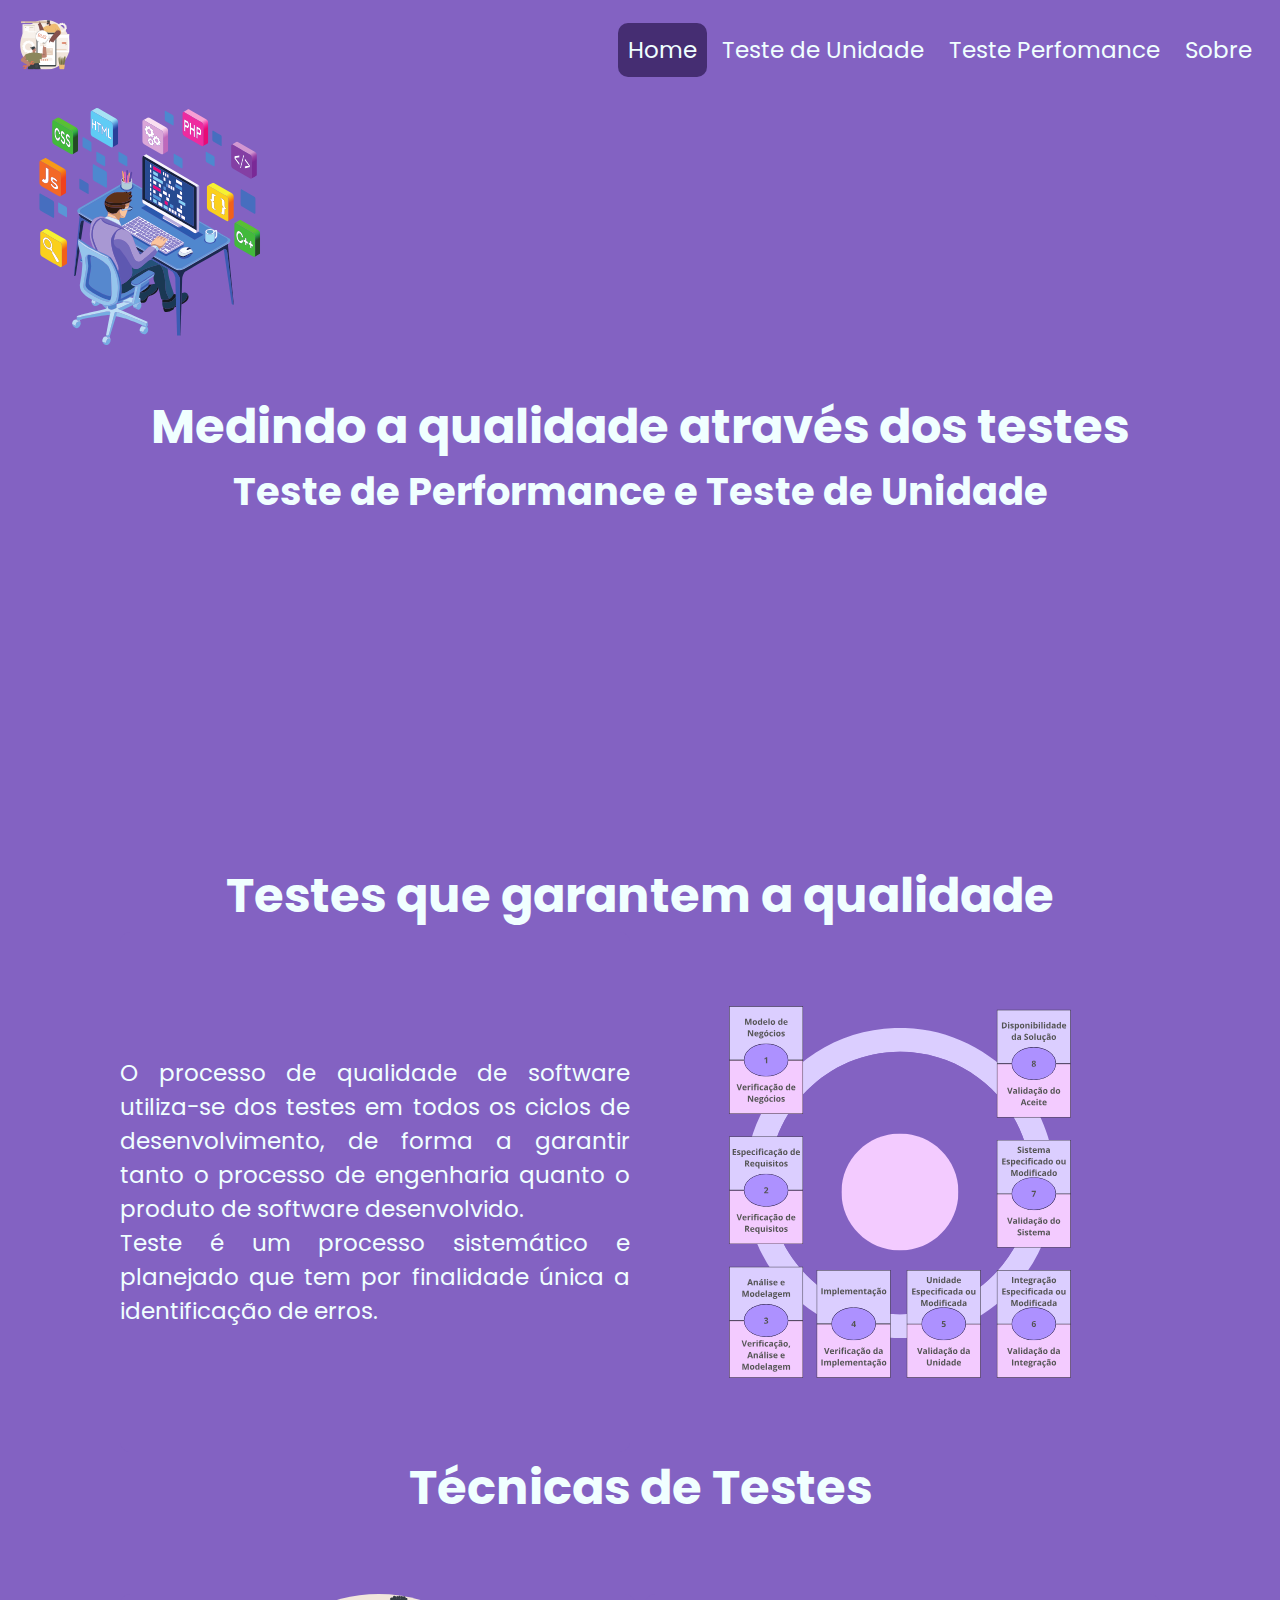
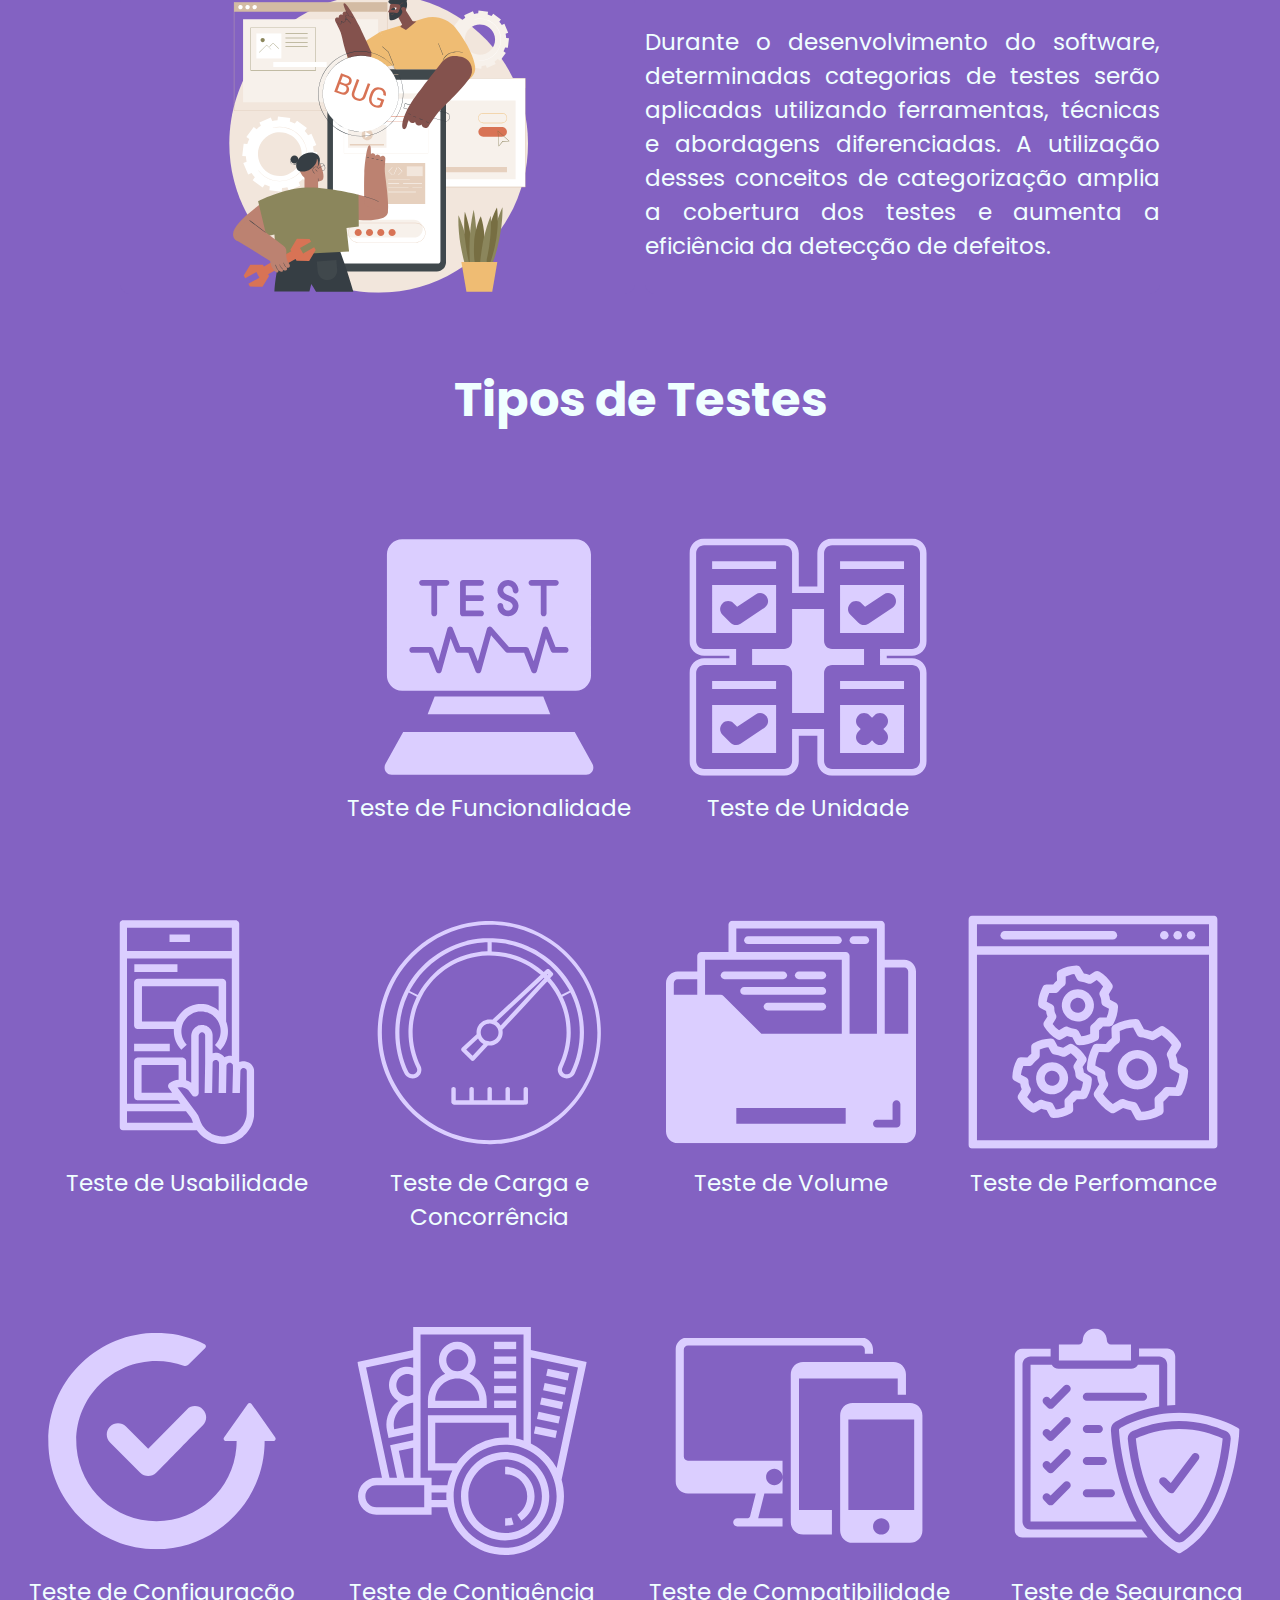
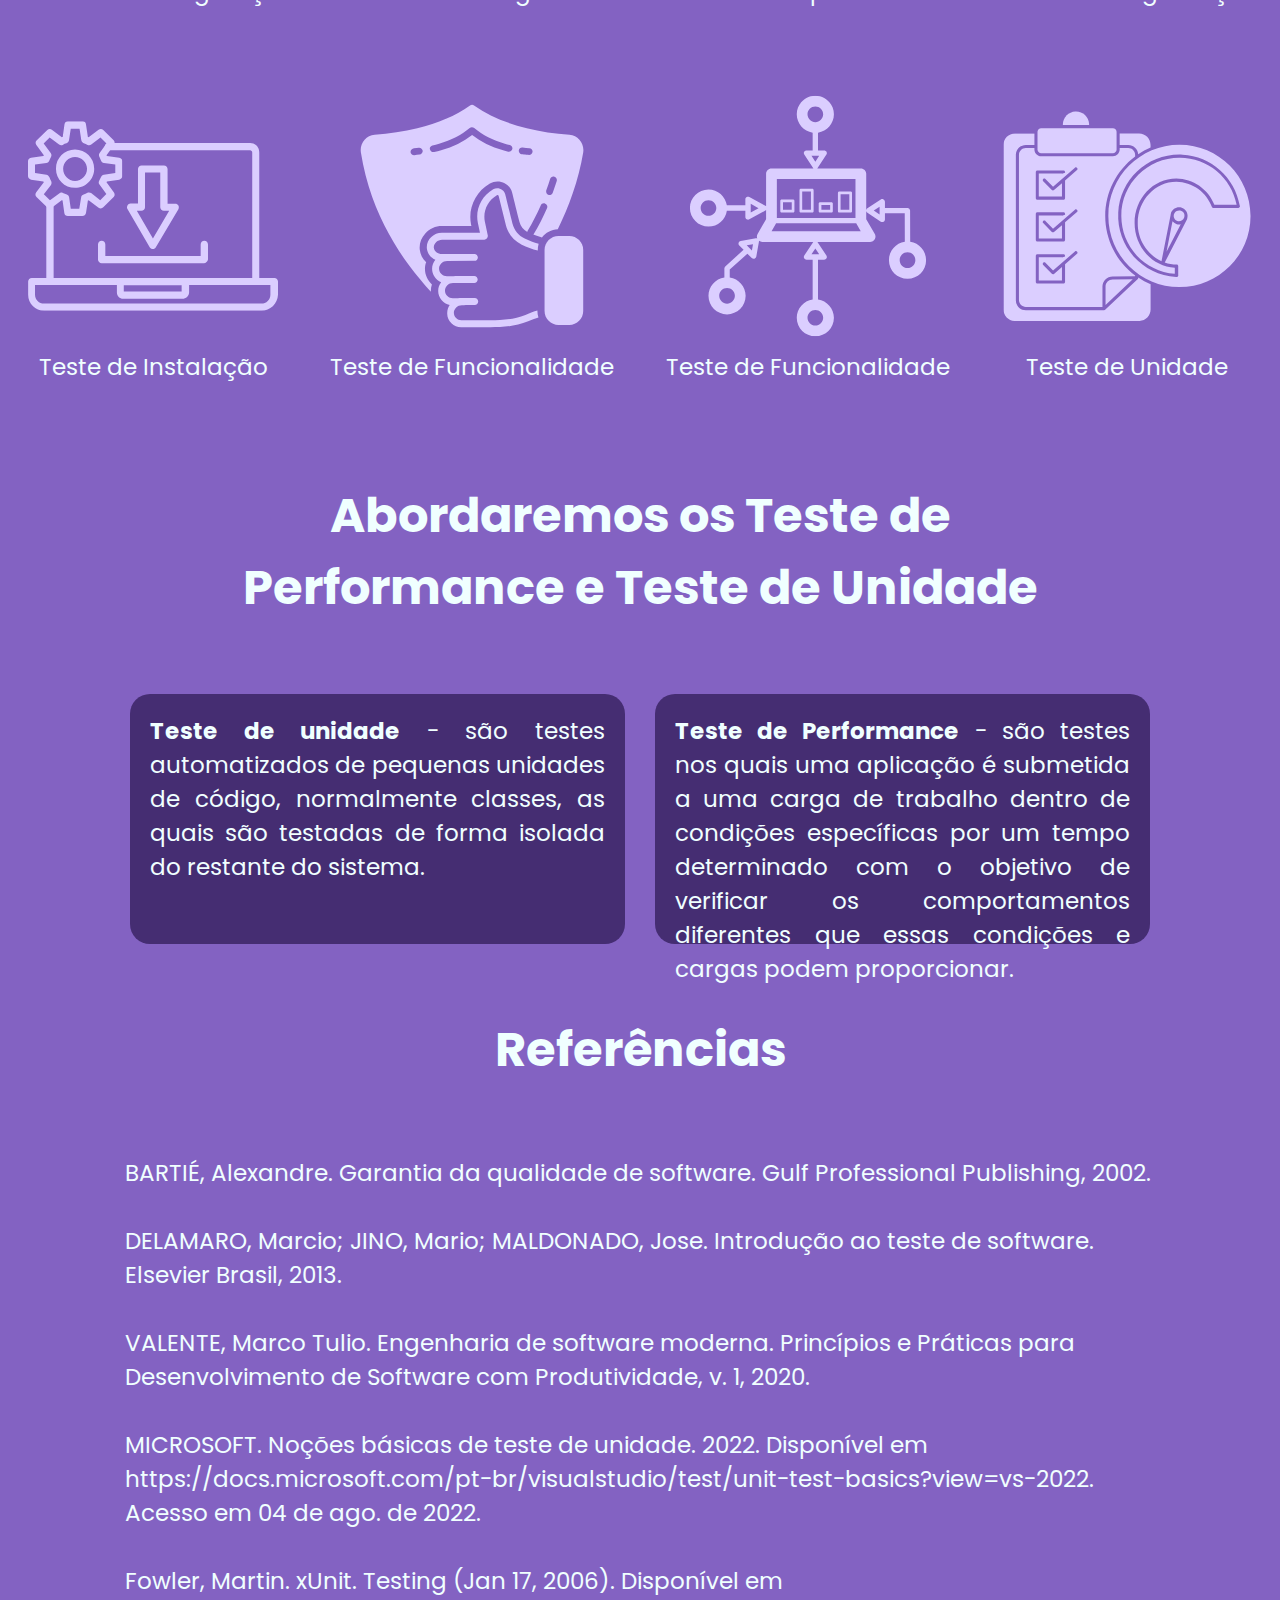
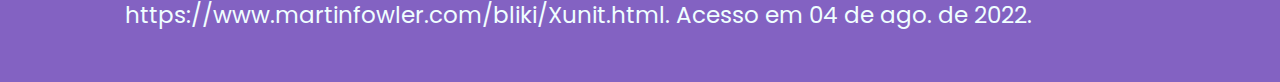
<file: index.html>
<!DOCTYPE html>

<html lang="pt-BR">
  <head>
    <link rel="stylesheet" href="Styles/style.css" />
    <title>GQS</title>
  </head>

  <body>
    <header>
      <a href="#"><img class="logo" src="Styles/Icons/logo.svg" /></a>
      <nav>
        <ul class="menu">
          <li>
            <a class="ativo" href="#">Home</a>
          </li>
          <li>
            <a href="testeuni.html">Teste de Unidade</a>
          </li>
          <li>
            <a href="testeperf.html">Teste Perfomance</a>
          </li>
          <li>
            <a href="sobre.html">Sobre</a>
          </li>
        </ul>
      </nav>
    </header>
    <nav class="inicio">
      <div>
        <h1>Medindo a qualidade através dos testes</h1>
        <h2>Teste de Performance e Teste de Unidade</h2>
      </div>
    </nav>
    <section>
      <h1 class="title">Testes que garantem a qualidade</h1>
      <div class="image-text">
        <div class="divisor" id="esq">
          <p>
            O processo de qualidade de software utiliza-se dos testes em todos
            os ciclos de desenvolvimento, de forma a garantir tanto o processo
            de engenharia quanto o produto de software desenvolvido.
            <br />
            Teste é um processo sistemático e planejado que tem por finalidade
            única a identificação de erros.
          </p>
        </div>
        <div class="divisor" id="dir">
          <img class="img1" src="Styles/Images/procemu.svg" />
        </div>
      </div>
    </section>
    <section>
      <h1 class="title" id="espace">Técnicas de Testes</h1>
      <div class="image-text">
        <div class="divisor" id="esq">
          <img src="Styles/Images/testesoft.svg" />
        </div>
        <div class="divisor" id="dir">
          <p>
            Durante o desenvolvimento do software, determinadas categorias de
            testes serão aplicadas utilizando ferramentas, técnicas e abordagens
            diferenciadas. A utilização desses conceitos de categorização amplia
            a cobertura dos testes e aumenta a eficiência da detecção de
            defeitos.
          </p>
        </div>
      </div>
    </section>

    <section>
      <h1 class="title" id="espace2">Tipos de Testes</h1>
      <nav class="testes">
        <div>
          <img class="iconteste" src="Styles/Icons/teste1.svg" />
          <p>Teste de Funcionalidade</p>
        </div>
        <div>
          <img class="iconteste" src="Styles/Icons/teste2.svg" />
          <p>Teste de Unidade</p>
        </div>
      </nav>
      <nav class="testes">
        <div>
          <img class="iconteste" src="Styles/Icons/teste3.svg" />
          <p>Teste de Usabilidade</p>
        </div>
        <div>
          <img class="iconteste" src="Styles/Icons/teste4.svg" />
          <p>
            Teste de Carga e
            <br />
            Concorrência
          </p>
        </div>
        <div>
          <img class="iconteste" src="Styles/Icons/teste5.svg" />
          <p>Teste de Volume</p>
        </div>
        <div>
          <img class="iconteste" src="Styles/Icons/teste6.svg" />
          <p>Teste de Perfomance</p>
        </div>
      </nav>
      <nav class="testes">
        <div>
          <img class="iconteste" src="Styles/Icons/teste7.svg" />
          <p>Teste de Configuração</p>
        </div>
        <div>
          <img class="iconteste" src="Styles/Icons/teste8.svg" />
          <p>Teste de Contigência</p>
        </div>
        <div>
          <img class="iconteste" src="Styles/Icons/teste9.svg" />
          <p>Teste de Compatibilidade</p>
        </div>
        <div>
          <img class="iconteste" src="Styles/Icons/teste10.svg" />
          <p>Teste de Segurança</p>
        </div>
      </nav>
      <nav class="testes">
        <div>
          <img class="iconteste" src="Styles/Icons/teste11.svg" />
          <p>Teste de Instalação</p>
        </div>
        <div>
          <img class="iconteste" src="Styles/Icons/teste12.svg" />
          <p>Teste de Funcionalidade</p>
        </div>
        <div>
          <img class="iconteste" src="Styles/Icons/teste13.svg" />
          <p>Teste de Funcionalidade</p>
        </div>
        <div>
          <img class="iconteste" src="Styles/Icons/teste14.svg" />
          <p>Teste de Unidade</p>
        </div>
      </nav>
    </section>

    <section>
      <h1 class="title" id="espace2">
        Abordaremos os Teste de
        <br />
        Performance e Teste de Unidade
      </h1>
      <div class="image-text">
        <div class="divisor" id="esq">
          <a href="testeuni.html"
            ><p class="buttons">
              <strong>Teste de unidade</strong> - são testes automatizados de
              pequenas unidades de código, normalmente classes, as quais são
              testadas de forma isolada do restante do sistema.
            </p>
          </a>
        </div>
        <div class="divisor" id="dir">
          <a href="testeperf.html"
            ><p class="buttons">
              <strong>Teste de Performance</strong> - são testes nos quais uma
              aplicação é submetida a uma carga de trabalho dentro de condições
              específicas por um tempo determinado com o objetivo de verificar
              os comportamentos diferentes que essas condições e cargas podem
              proporcionar.
            </p>
          </a>
        </div>
      </div>
    </section>
    <section class="referencia">
      <h1 class="title" id="espace2">Referências</h1>
      <p>
        BARTIÉ, Alexandre. Garantia da qualidade de software. Gulf Professional
        Publishing, 2002.
        <br />
        <br />
        DELAMARO, Marcio; JINO, Mario; MALDONADO, Jose. Introdução ao teste de
        software. Elsevier Brasil, 2013.
        <br />
        <br />
        VALENTE, Marco Tulio. Engenharia de software moderna. Princípios e
        Práticas para Desenvolvimento de Software com Produtividade, v. 1, 2020.
        <br />
        <br />
        MICROSOFT. Noções básicas de teste de unidade. 2022. Disponível em
        https://docs.microsoft.com/pt-br/visualstudio/test/unit-test-basics?view=vs-2022.
        Acesso em 04 de ago. de 2022.
        <br />
        <br />
        Fowler, Martin. xUnit. Testing (Jan 17, 2006). Disponível em
        https://www.martinfowler.com/bliki/Xunit.html. Acesso em 04 de ago. de
        2022.
      </p>
    </section>
  </body>
</html>
</file>
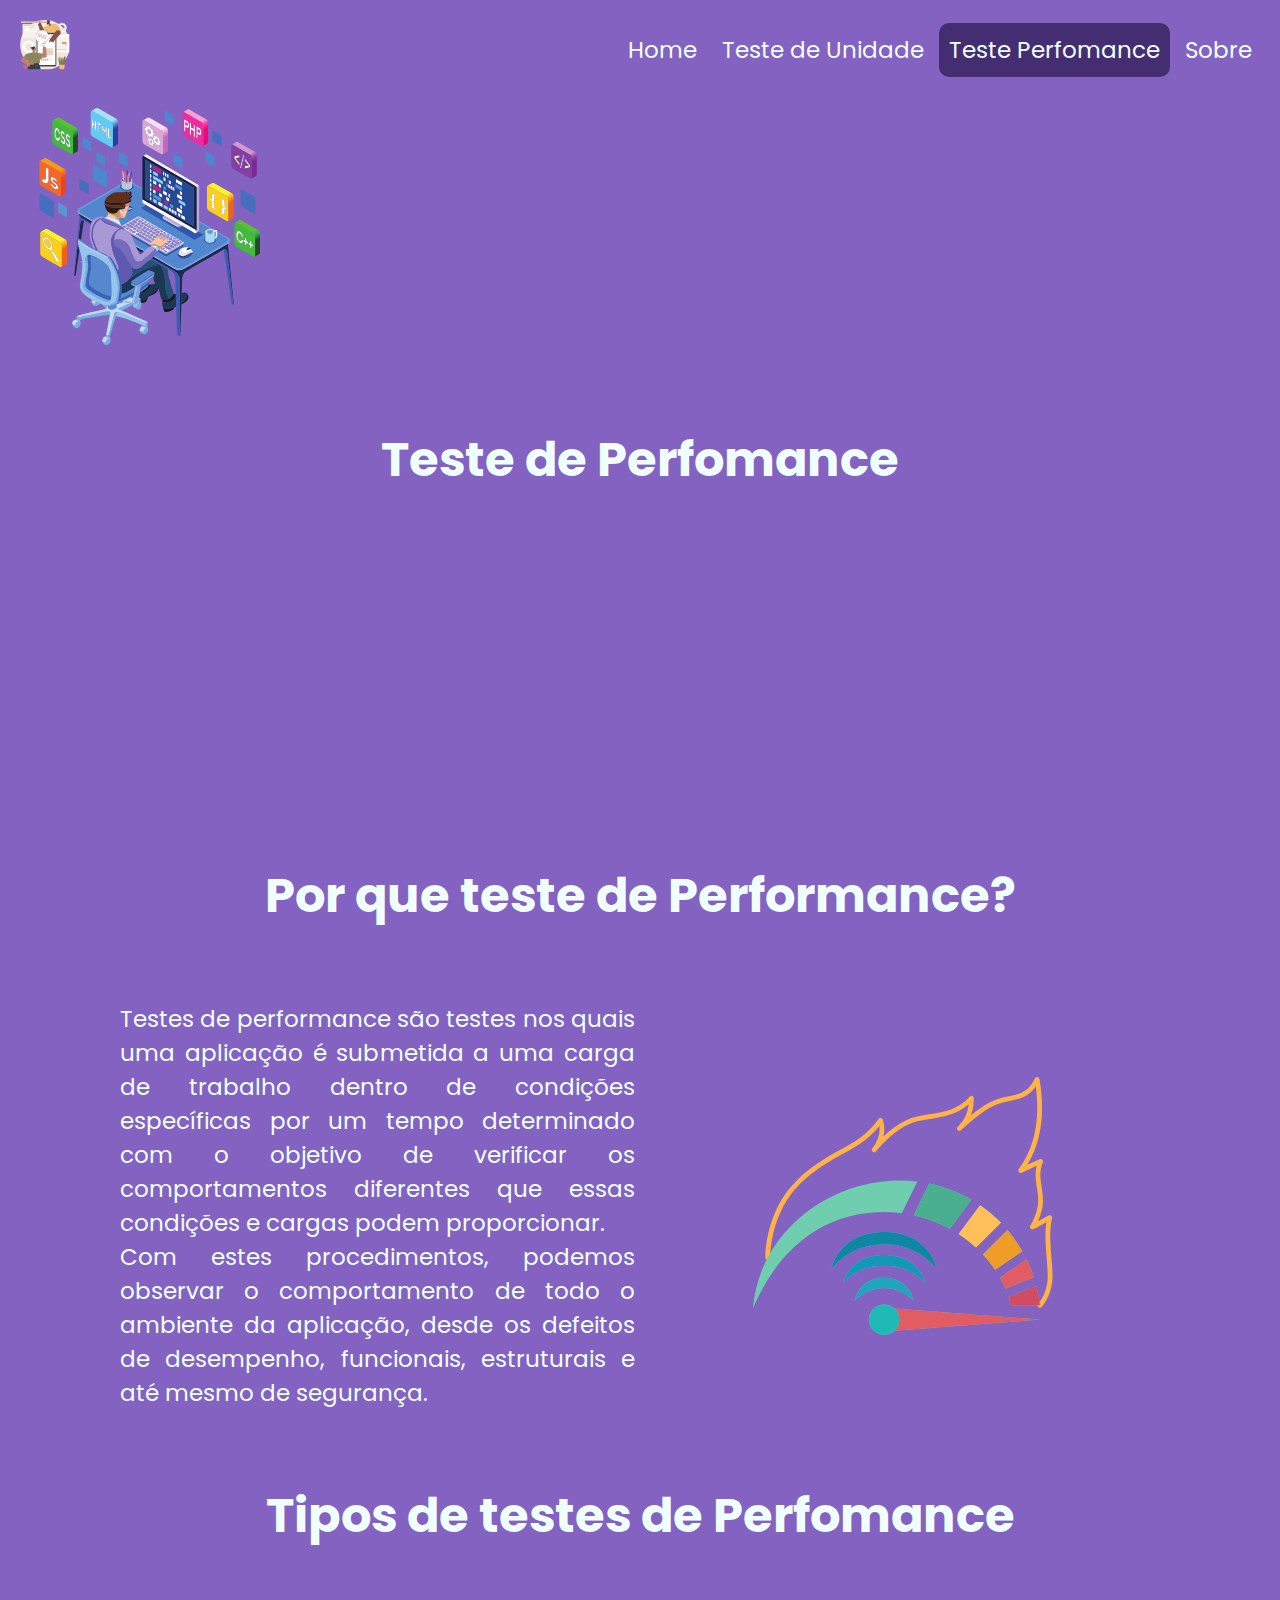
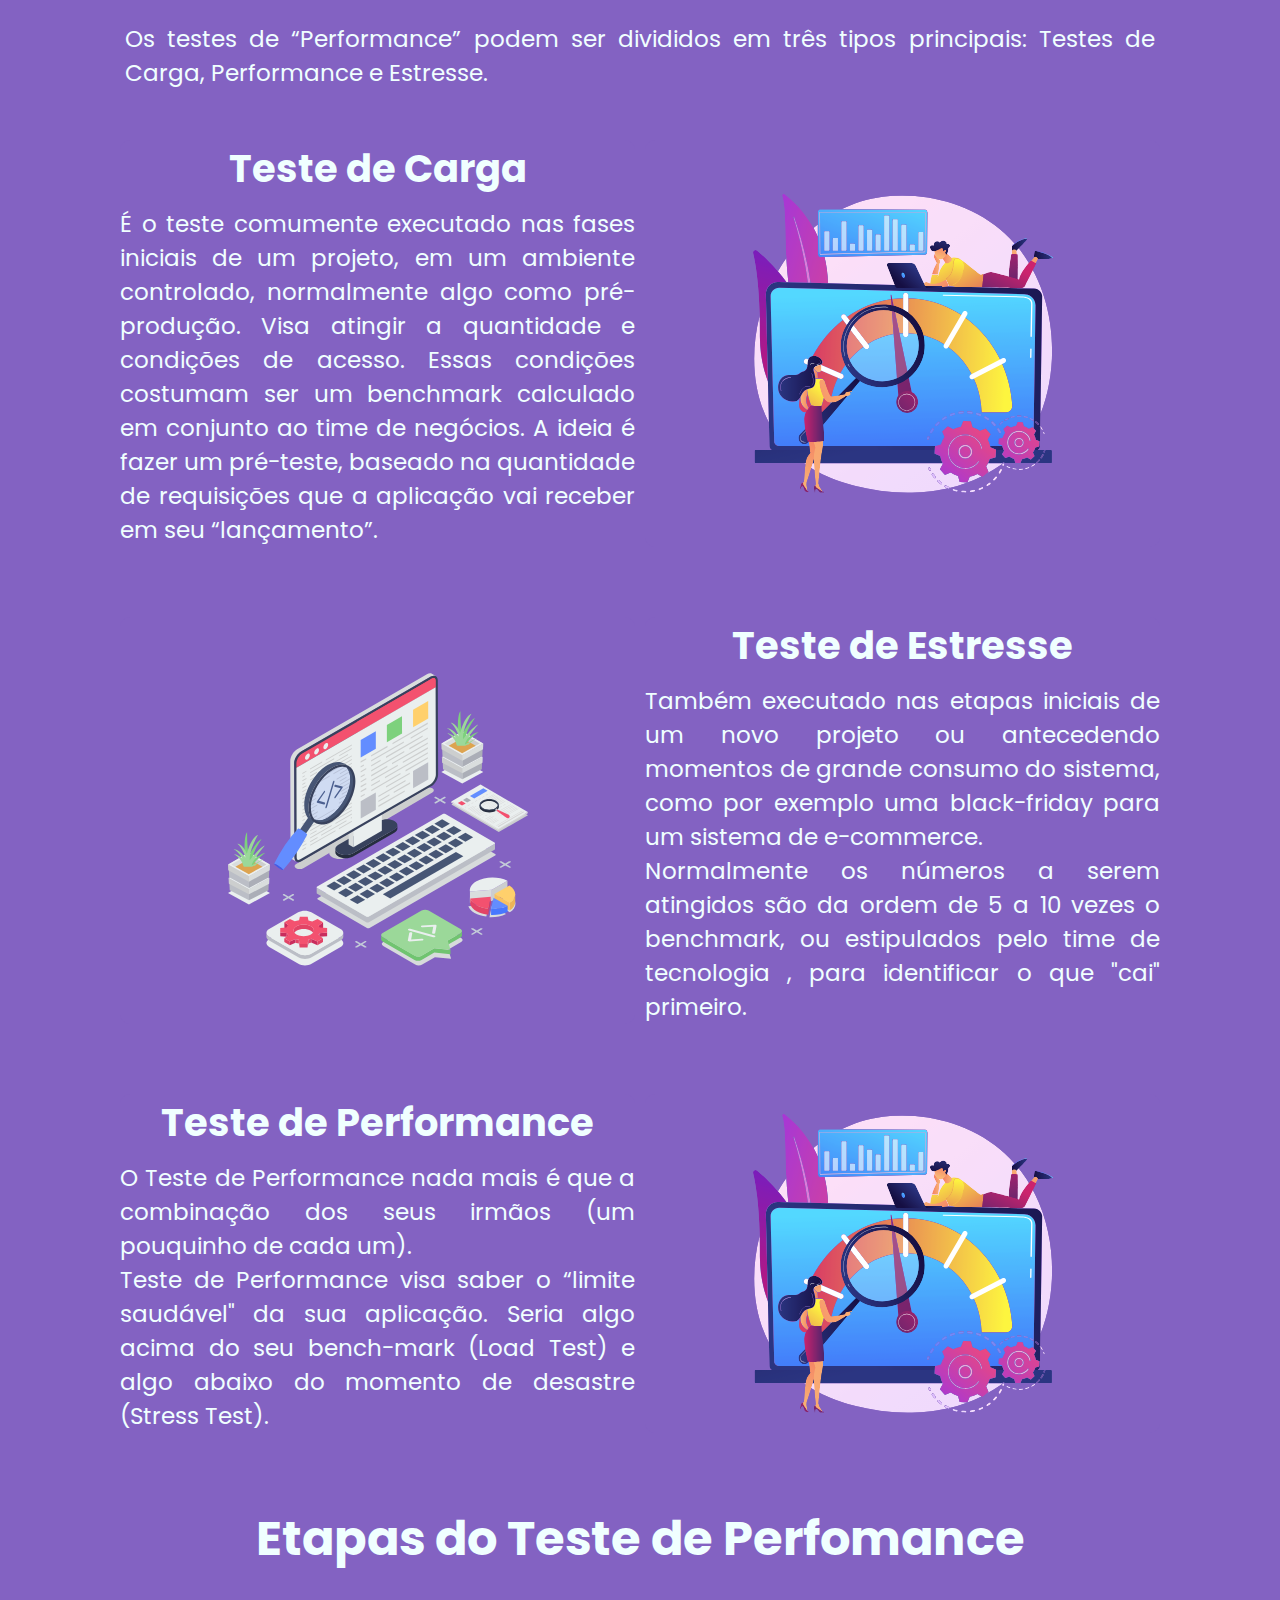
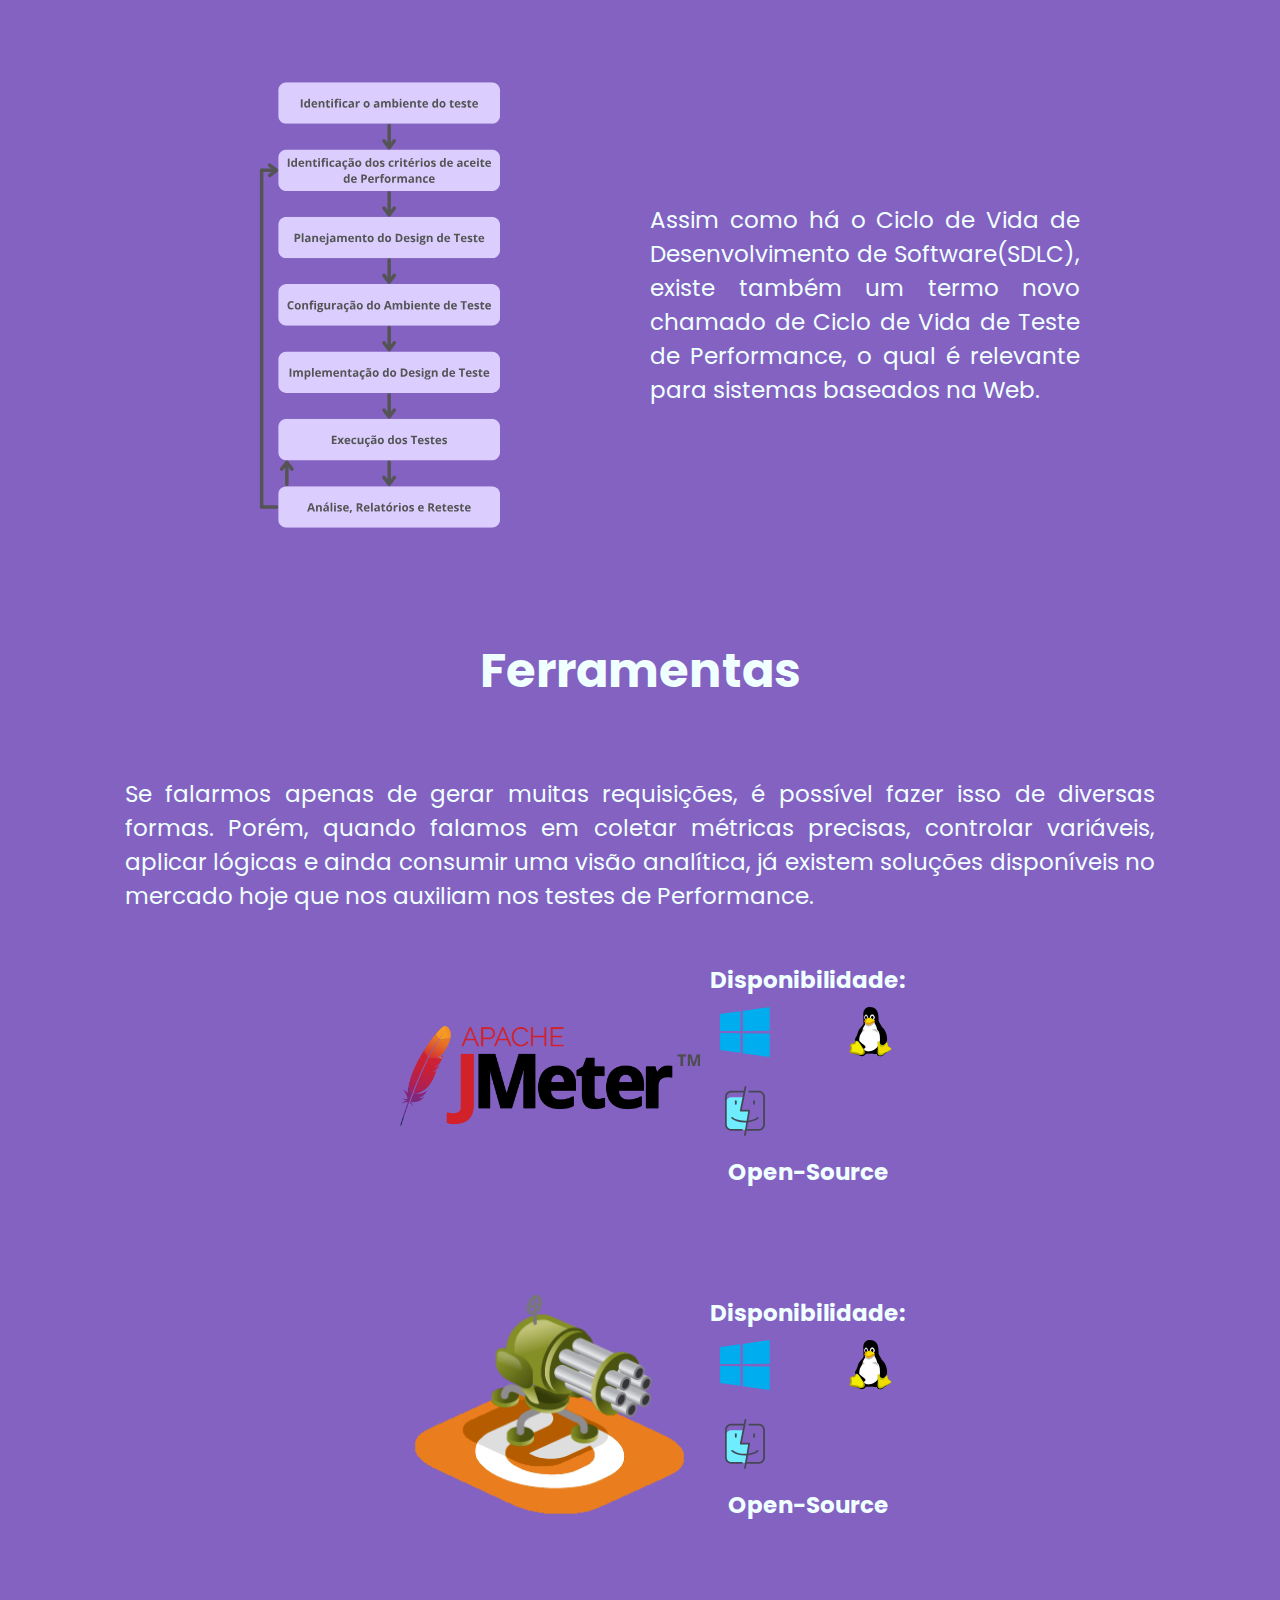
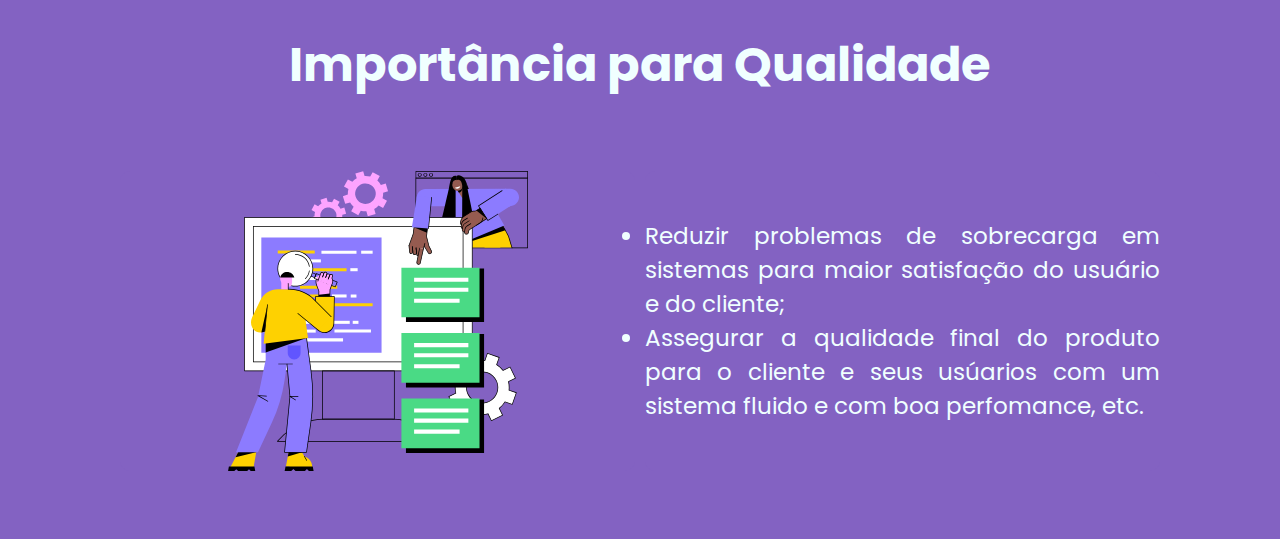
<file: testeperf.html>
<!DOCTYPE html>

<html lang="pt-BR">
  <head>
    <link rel="stylesheet" href="Styles/style.css" />
    <title>GQS</title>
  </head>

  <body>
    <header>
      <a href="index.html"><img class="logo" src="Styles/Icons/logo.svg" /></a>
      <nav>
        <ul class="menu">
          <li>
            <a href="index.html">Home</a>
          </li>
          <li>
            <a href="testeuni.html">Teste de Unidade</a>
          </li>
          <li>
            <a class="ativo" href="#">Teste Perfomance</a>
          </li>
          <li>
            <a href="sobre.html">Sobre</a>
          </li>
        </ul>
      </nav>
    </header>
    <nav class="inicio">
      <div>
        <h1>Teste de Perfomance</h1>
      </div>
    </nav>
    <section>
      <h1 class="title" id="espace">Por que teste de Performance?</h1>
      <div class="image-text">
        <div class="divisor" id="esq">
          <p>
            Testes de performance são testes nos quais uma aplicação é submetida
            a uma carga de trabalho dentro de condições específicas por um tempo
            determinado com o objetivo de verificar os comportamentos diferentes
            que essas condições e cargas podem proporcionar.
            <br />
            Com estes procedimentos, podemos observar o comportamento de todo o
            ambiente da aplicação, desde os defeitos de desempenho, funcionais,
            estruturais e até mesmo de segurança.
          </p>
        </div>
        <div class="divisor" id="dir">
          <img src="Styles/Images/perf.svg" />
        </div>
      </div>
    </section>
    <section>
      <h1 class="title" id="espace2">Tipos de testes de Perfomance</h1>
      <div class="no-image">
        <p>
          Os testes de “Performance” podem ser divididos em três tipos
          principais: Testes de Carga, Performance e Estresse.
        </p>
      </div>

      <!-- aaaaaaaaaaaaaaaaaaaaaaaaaaaaaaaaaaaaaa -->

      <div class="image-text" id="espace">
        <div class="divisor" id="esq">
          <h2>Teste de Carga</h2>
          <p>
            É o teste comumente executado nas fases iniciais de um projeto, em
            um ambiente controlado, normalmente algo como pré-produção. Visa
            atingir a quantidade e condições de acesso. Essas condições costumam
            ser um benchmark calculado em conjunto ao time de negócios. A ideia
            é fazer um pré-teste, baseado na quantidade de requisições que a
            aplicação vai receber em seu “lançamento”.
          </p>
        </div>
        <div class="divisor" id="dir">
          <img src="Styles/Images/loadtest.svg" />
        </div>
      </div>

      <div class="image-text" id="espace">
        <div class="divisor" id="esq">
          <img src="Styles/Images/tipostesteperf.svg" />
        </div>
        <div class="divisor" id="dir">
          <h2>Teste de Estresse</h2>
          <p>
            Também executado nas etapas iniciais de um novo projeto ou
            antecedendo momentos de grande consumo do sistema, como por exemplo
            uma black-friday para um sistema de e-commerce.
            <br />
            Normalmente os números a serem atingidos são da ordem de 5 a 10
            vezes o benchmark, ou estipulados pelo time de tecnologia , para
            identificar o que "cai" primeiro.
          </p>
        </div>
      </div>

      <div class="image-text" id="espace">
        <div class="divisor" id="esq">
          <h2>Teste de Performance</h2>
          <p>
            O Teste de Performance nada mais é que a combinação dos seus irmãos
            (um pouquinho de cada um).
            <br />
            Teste de Performance visa saber o “limite saudável" da sua
            aplicação. Seria algo acima do seu bench-mark (Load Test) e algo
            abaixo do momento de desastre (Stress Test).
          </p>
        </div>
        <div class="divisor" id="dir">
          <img src="Styles/Images/loadtest.svg" />
        </div>
      </div>
    </section>
    <section>
      <h1 class="title" id="espace2">Etapas do Teste de Perfomance</h1>
      <div class="image-text">
        <div class="divisor" id="esq">
          <img class="img1" src="Styles/Images/etapasperf.svg" />
        </div>
        <div class="divisor" id="dir3">
          <p>
            Assim como há o Ciclo de Vida de Desenvolvimento de Software(SDLC),
            existe também um termo novo chamado de Ciclo de Vida de Teste de
            Performance, o qual é relevante para sistemas baseados na Web.
          </p>
        </div>
      </div>
    </section>
    <section>
      <h1 class="title" id="espace2">Ferramentas</h1>
      <div class="no-image">
        <p>
          Se falarmos apenas de gerar muitas requisições, é possível fazer isso
          de diversas formas. Porém, quando falamos em coletar métricas
          precisas, controlar variáveis, aplicar lógicas e ainda consumir uma
          visão analítica, já existem soluções disponíveis no mercado hoje que
          nos auxiliam nos testes de Performance.
        </p>
      </div>
      <div class="image-text" id="espace">
        <div class="divisor" id="esq2">
          <img class="icons" src="Styles/Icons/jmeter.png" />
        </div>
        <div class="divisor" id="dir2">
          <h3>Disponibilidade:</h3>
          <div class="lista-sistemas">
            <img class="iconsystem" src="Styles/Icons/win.svg" />
            <img class="iconsystem" src="Styles/Icons/linux.svg" />
            <img class="iconsystem" src="Styles/Icons/macos.svg" />
          </div>
          <h3>Open-Source</h3>
        </div>
      </div>
      <div class="image-text" id="espace">
        <div class="divisor" id="esq2">
          <img src="Styles/Icons/gatling.svg" />
        </div>
        <div class="divisor" id="dir2">
          <h3>Disponibilidade:</h3>
          <div class="lista-sistemas">
            <img class="iconsystem" src="Styles/Icons/win.svg" />
            <img class="iconsystem" src="Styles/Icons/linux.svg" />
            <img class="iconsystem" src="Styles/Icons/macos.svg" />
          </div>
          <h3>Open-Source</h3>
        </div>
      </div>
    </section>
    <section>
      <h1 class="title" id="espace">Importância para Qualidade</h1>
      <div class="image-text">
        <div class="divisor" id="esq">
          <img src="Styles/Images/qualidade.svg" />
        </div>
        <div class="divisor" id="dir">
          <ul>
            <li>
              Reduzir problemas de sobrecarga em sistemas para maior satisfação
              do usuário e do cliente;
            </li>
            <li>
              Assegurar a qualidade final do produto para o cliente e seus
              usúarios com um sistema fluido e com boa perfomance, etc.
            </li>
          </ul>
        </div>
      </div>
    </section>
    <br />
    <br />
  </body>
</html>
</file>
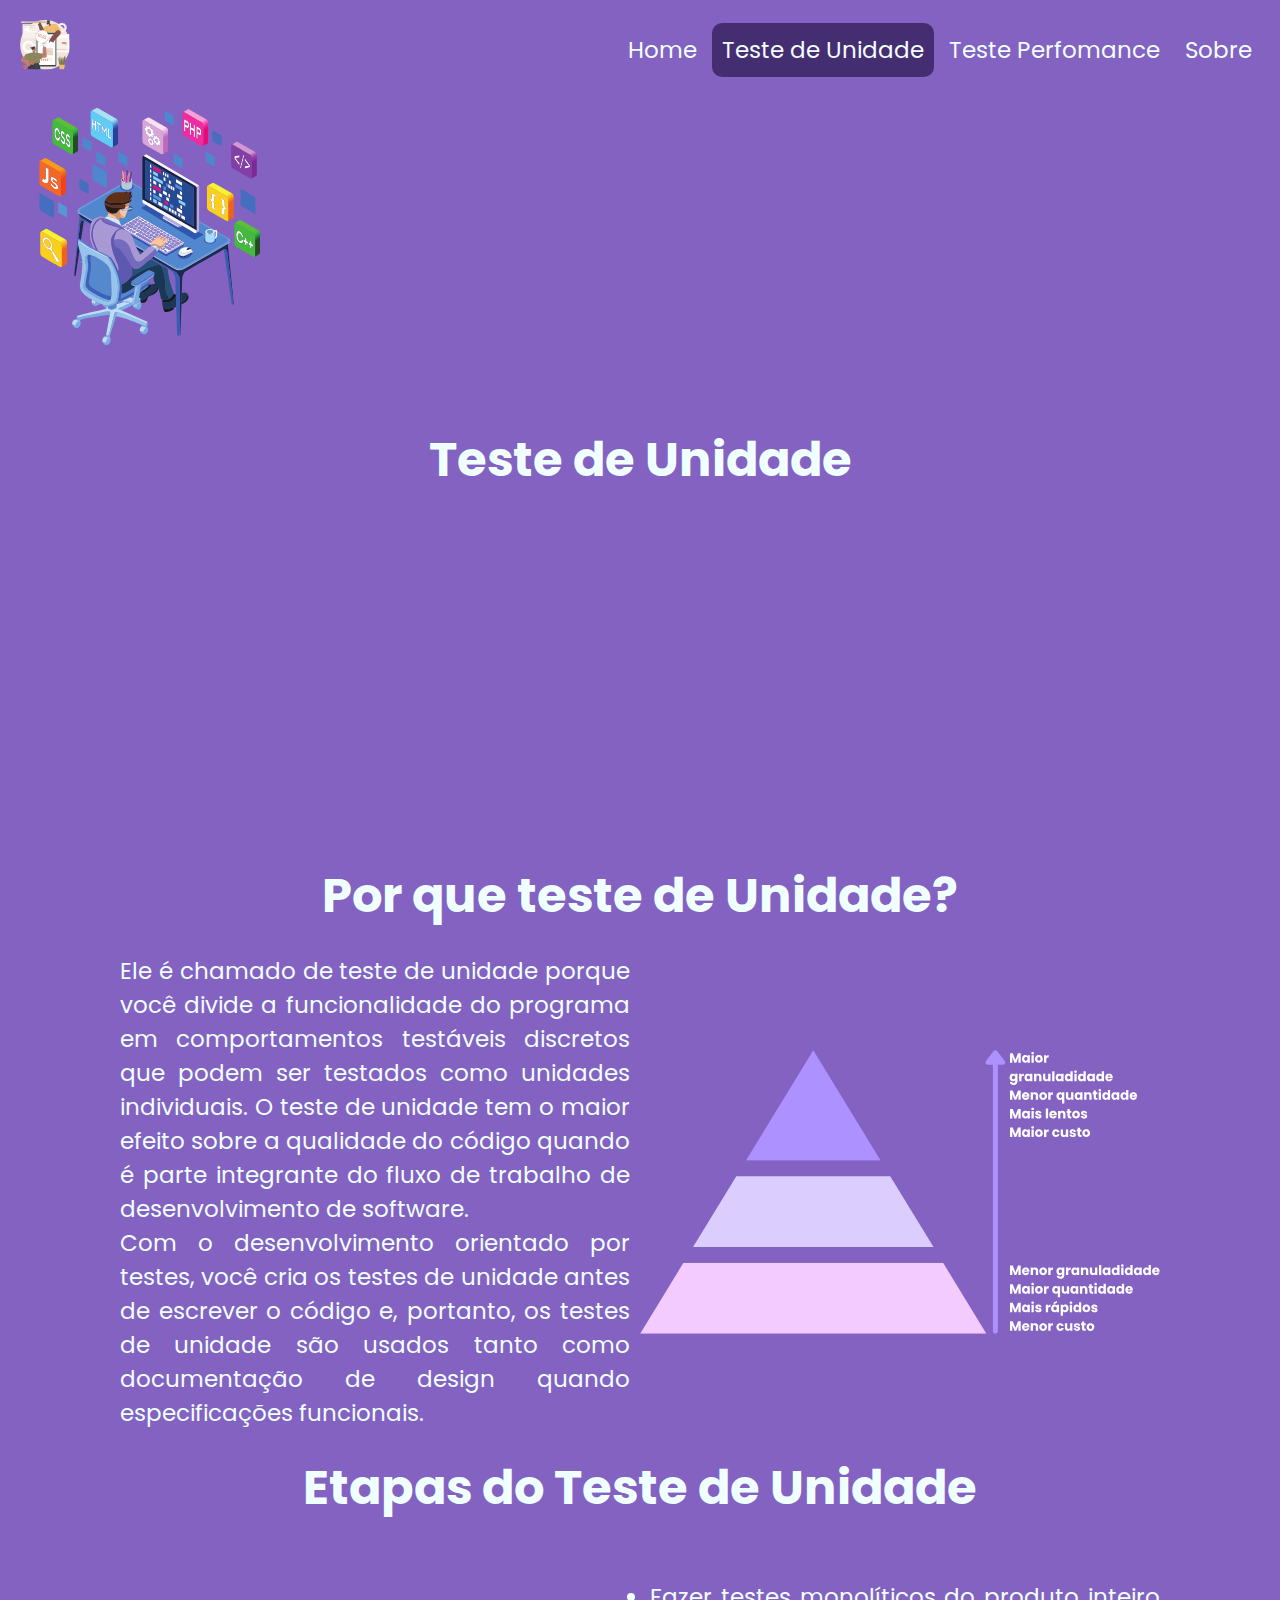
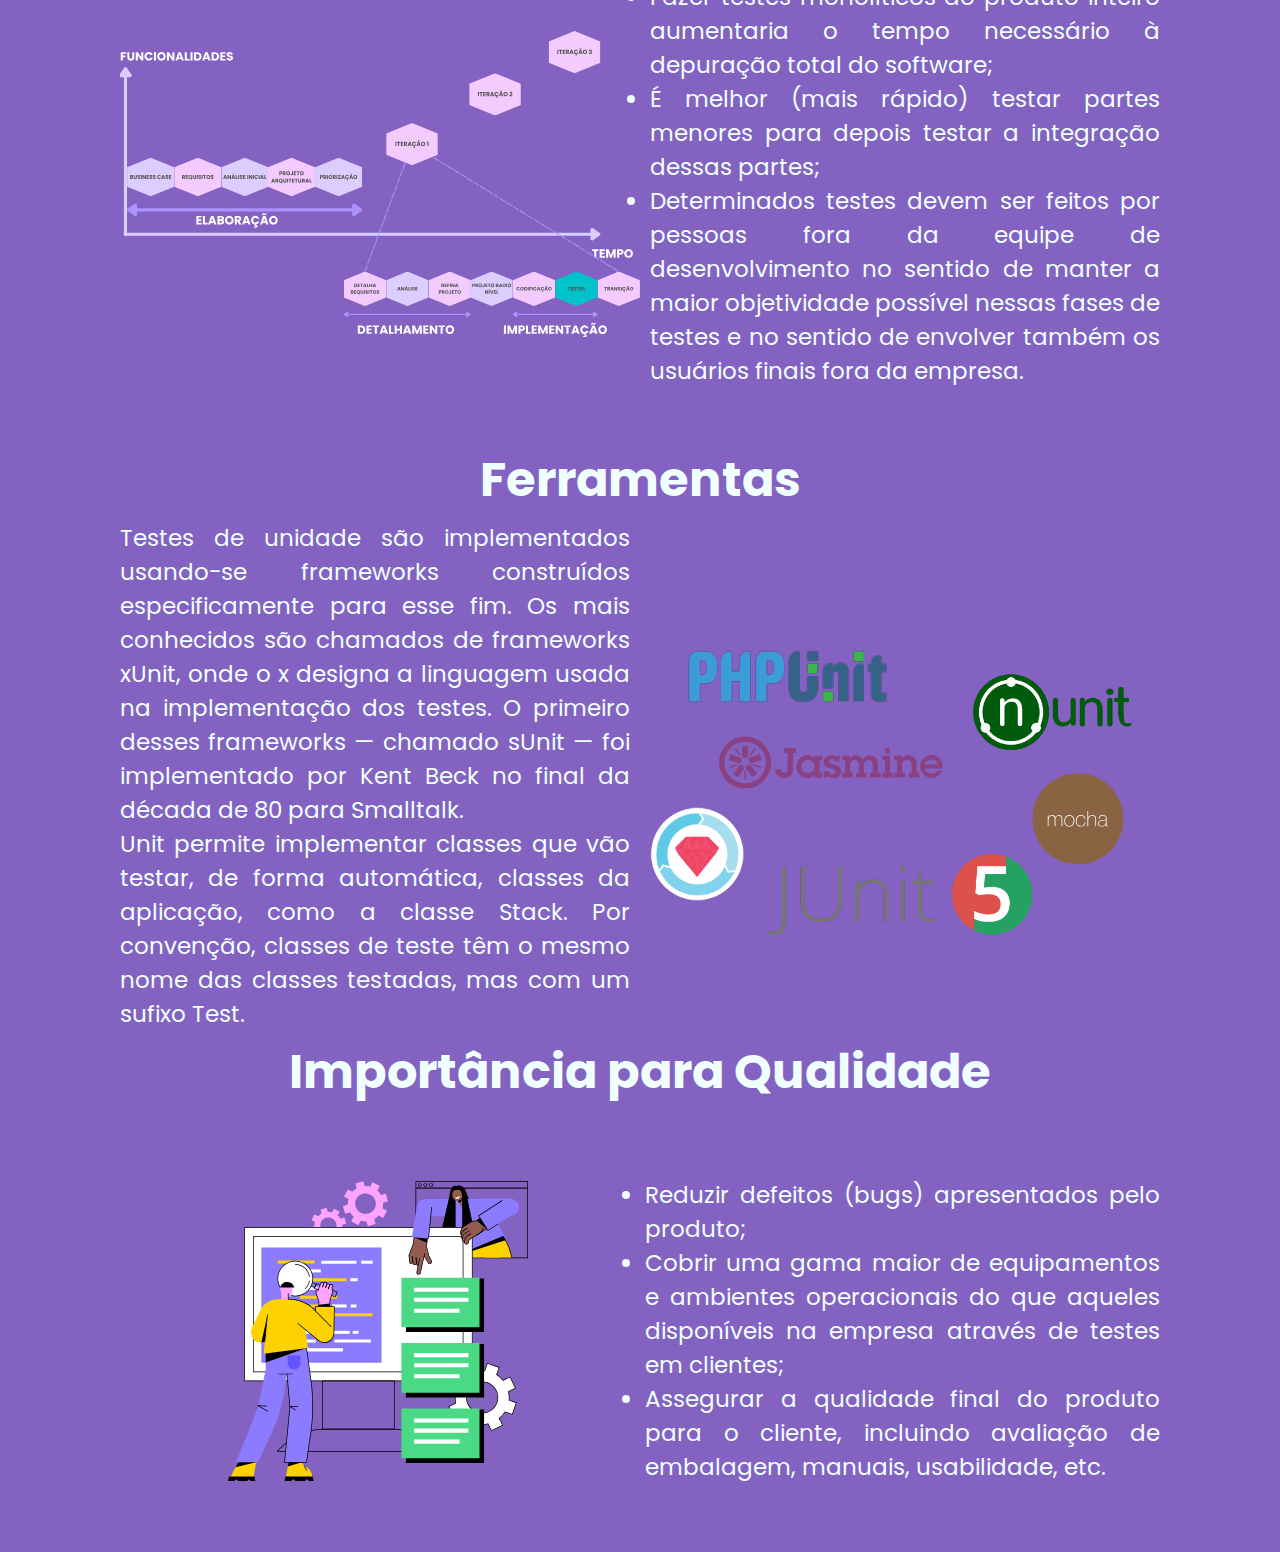
<file: testeuni.html>
<!DOCTYPE html>

<html lang="pt-BR">
  <head>
    <link rel="stylesheet" href="Styles/style.css" />
    <title>GQS</title>
  </head>

  <body>
    <header>
      <a href="index.html"><img class="logo" src="Styles/Icons/logo.svg" /></a>
      <nav>
        <ul class="menu">
          <li>
            <a href="index.html">Home</a>
          </li>
          <li>
            <a class="ativo" href="#">Teste de Unidade</a>
          </li>
          <li>
            <a href="testeperf.html">Teste Perfomance</a>
          </li>
          <li>
            <a href="sobre.html">Sobre</a>
          </li>
        </ul>
      </nav>
    </header>
    <nav class="inicio">
      <div>
        <h1>Teste de Unidade</h1>
      </div>
    </nav>
    <section>
      <h1 class="title">Por que teste de Unidade?</h1>
      <div class="image-text">
        <div class="divisor" id="esq">
          <p>
            Ele é chamado de teste de unidade porque você divide a
            funcionalidade do programa em comportamentos testáveis discretos que
            podem ser testados como unidades individuais. O teste de unidade tem
            o maior efeito sobre a qualidade do código quando é parte integrante
            do fluxo de trabalho de desenvolvimento de software.
            <br />
            Com o desenvolvimento orientado por testes, você cria os testes de
            unidade antes de escrever o código e, portanto, os testes de unidade
            são usados tanto como documentação de design quando especificações
            funcionais.
          </p>
        </div>
        <div class="divisor" id="dir">
          <img class="img1" src="Styles/Images/piramide.svg" />
        </div>
      </div>
    </section>
    <section>
      <h1 class="title">Etapas do Teste de Unidade</h1>
      <div class="image-text">
        <div class="divisor" id="esq">
          <img class="img1" src="Styles/Images/etapauni.svg" />
        </div>
        <div class="divisor" id="dir">
          <ul>
            <li>
              Fazer testes monolíticos do produto inteiro aumentaria o tempo
              necessário à depuração total do software;
            </li>
            <li>
              É melhor (mais rápido) testar partes menores para depois testar a
              integração dessas partes;
            </li>
            <li>
              Determinados testes devem ser feitos por pessoas fora da equipe de
              desenvolvimento no sentido de manter a maior objetividade possível
              nessas fases de testes e no sentido de envolver também os usuários
              finais fora da empresa.
            </li>
          </ul>
        </div>
      </div>
    </section>
    <section>
      <h1 class="title">Ferramentas</h1>
      <div class="image-text">
        <div class="divisor" id="esq">
          <p>
            Testes de unidade são implementados usando-se frameworks construídos
            especificamente para esse fim. Os mais conhecidos são chamados de
            frameworks xUnit, onde o x designa a linguagem usada na
            implementação dos testes. O primeiro desses frameworks — chamado
            sUnit — foi implementado por Kent Beck no final da década de 80 para
            Smalltalk.
            <br />
            Unit permite implementar classes que vão testar, de forma
            automática, classes da aplicação, como a classe Stack. Por
            convenção, classes de teste têm o mesmo nome das classes testadas,
            mas com um sufixo Test.
          </p>
        </div>
        <div class="divisor" id="dir">
          <img class="img1" src="Styles/Images/ferramentasuni.svg" />
        </div>
      </div>
    </section>
    <section>
      <h1 class="title" id="espace">Importância para Qualidade</h1>
      <div class="image-text">
        <div class="divisor" id="esq">
          <img src="Styles/Images/qualidade.svg" />
        </div>
        <div class="divisor" id="dir">
          <ul>
            <li>Reduzir defeitos (bugs) apresentados pelo produto;</li>
            <li>
              Cobrir uma gama maior de equipamentos e ambientes operacionais do
              que aqueles disponíveis na empresa através de testes em clientes;
            </li>
            <li>
              Assegurar a qualidade final do produto para o cliente, incluindo
              avaliação de embalagem, manuais, usabilidade, etc.
            </li>
          </ul>
        </div>
      </div>
    </section>
    <br />
    <br />
  </body>
</html>
</file>
<file: Styles/style.css>
@import url("https://fonts.googleapis.com/css2?family=Poppins&display=swap");

* {
  margin: 0;
  padding: 0;
  font-size: 1.2rem;
  font-family: "Poppins";
  background-color: #8362c2;
  color: azure;
}

body {
  text-align: center;
}

::-webkit-scrollbar {
  display: none;
}

header {
  display: flex;
  justify-content: space-between;
  align-items: center;
  padding: 20px;
  background-color: #8362c2;
  color: azure;
  position: fixed;
  top: 0;
  width: 97%;
}

.inicio {
  height: 800px;
  margin-top: 60px;
  display: flex;
  justify-content: center;
  align-items: center;
  background: url(../Styles/Images/back.svg) #8362c2;
  background-repeat: no-repeat;
  background-size: cover;
  color: azure;
}

.menu {
  display: flex;
  list-style: none;
}

.menu li {
  margin-left: 5px;
}

.menu li a {
  display: block;
  padding: 10px;
}

.ativo {
  border-radius: 10px;
  background-color: #452d72;
}

/* Imagens */

img {
  width: 300px;
  height: 300px;
  cursor: pointer;
}

.img1 {
  width: 520px;
  height: 520px;
  cursor: pointer;
}

.icons {
  height: 100px;
  cursor: pointer;
}

.iconsystem {
  margin: 10px;
  width: 50px;
  height: 50px;
  cursor: pointer;
}

.logo {
  width: 50px;
  height: 50px;
}

/* Posicionamento de Divs */

#dir {
  margin-right: 120px;
}

#esq {
  margin-left: 120px;
}

#dir2 {
  margin-right: 400px;
}

#dir3 {
  margin-right: 200px;
}

#esq2 {
  margin-left: 400px;
}

.buttons {
  border: 5px;
  padding: 20px;
  background-color: #452d72;
  border-radius: 20px;
  cursor: pointer;
  margin: 0 10px 0 10px;
  height: 210px;
}

.buttons:hover {
  box-shadow: 0 0 20px #2a1849;
}

.image-text {
  display: flex;
  text-align: justify;
}

.no-image {
  display: flex;
  text-align: justify;
  margin: 0 125px 50px 125px;
}

.divisor {
  width: 50%;
  margin: 0 5px 0 5px;
  border-radius: 10px;
  display: flex;
  flex-direction: column;
  justify-content: center;
  align-items: center;
}

.referencia {
  text-align: start;
  margin: 0 125px 50px 125px;
}

/* Textos */

strong {
  background-color: #452d72;
}

h1 {
  font-size: 2.5rem;
  color: azure;
}

h2 {
  font-size: 2rem;
  color: azure;
  margin-bottom: 10px;
}

.title {
  text-align: center;
}

a {
  text-decoration: none;
  color: azure;
}

#espace {
  margin-bottom: 70px;
}

#espace2 {
  margin-top: 70px;
  margin-bottom: 70px;
}

#espace3 {
  margin-top: 70px;
}

.lista {
  width: 100%;
}

.about {
  height: 710px;
  display: flex;
  flex-direction: column;
  justify-content: center;
  align-items: center;
}

.testes {
  display: flex;
  justify-content: center;
  margin-bottom: 30px;
}

.testes div {
  padding: 26px;
}

.iconteste {
  width: 250px;
  height: 250px;
}
</file>
